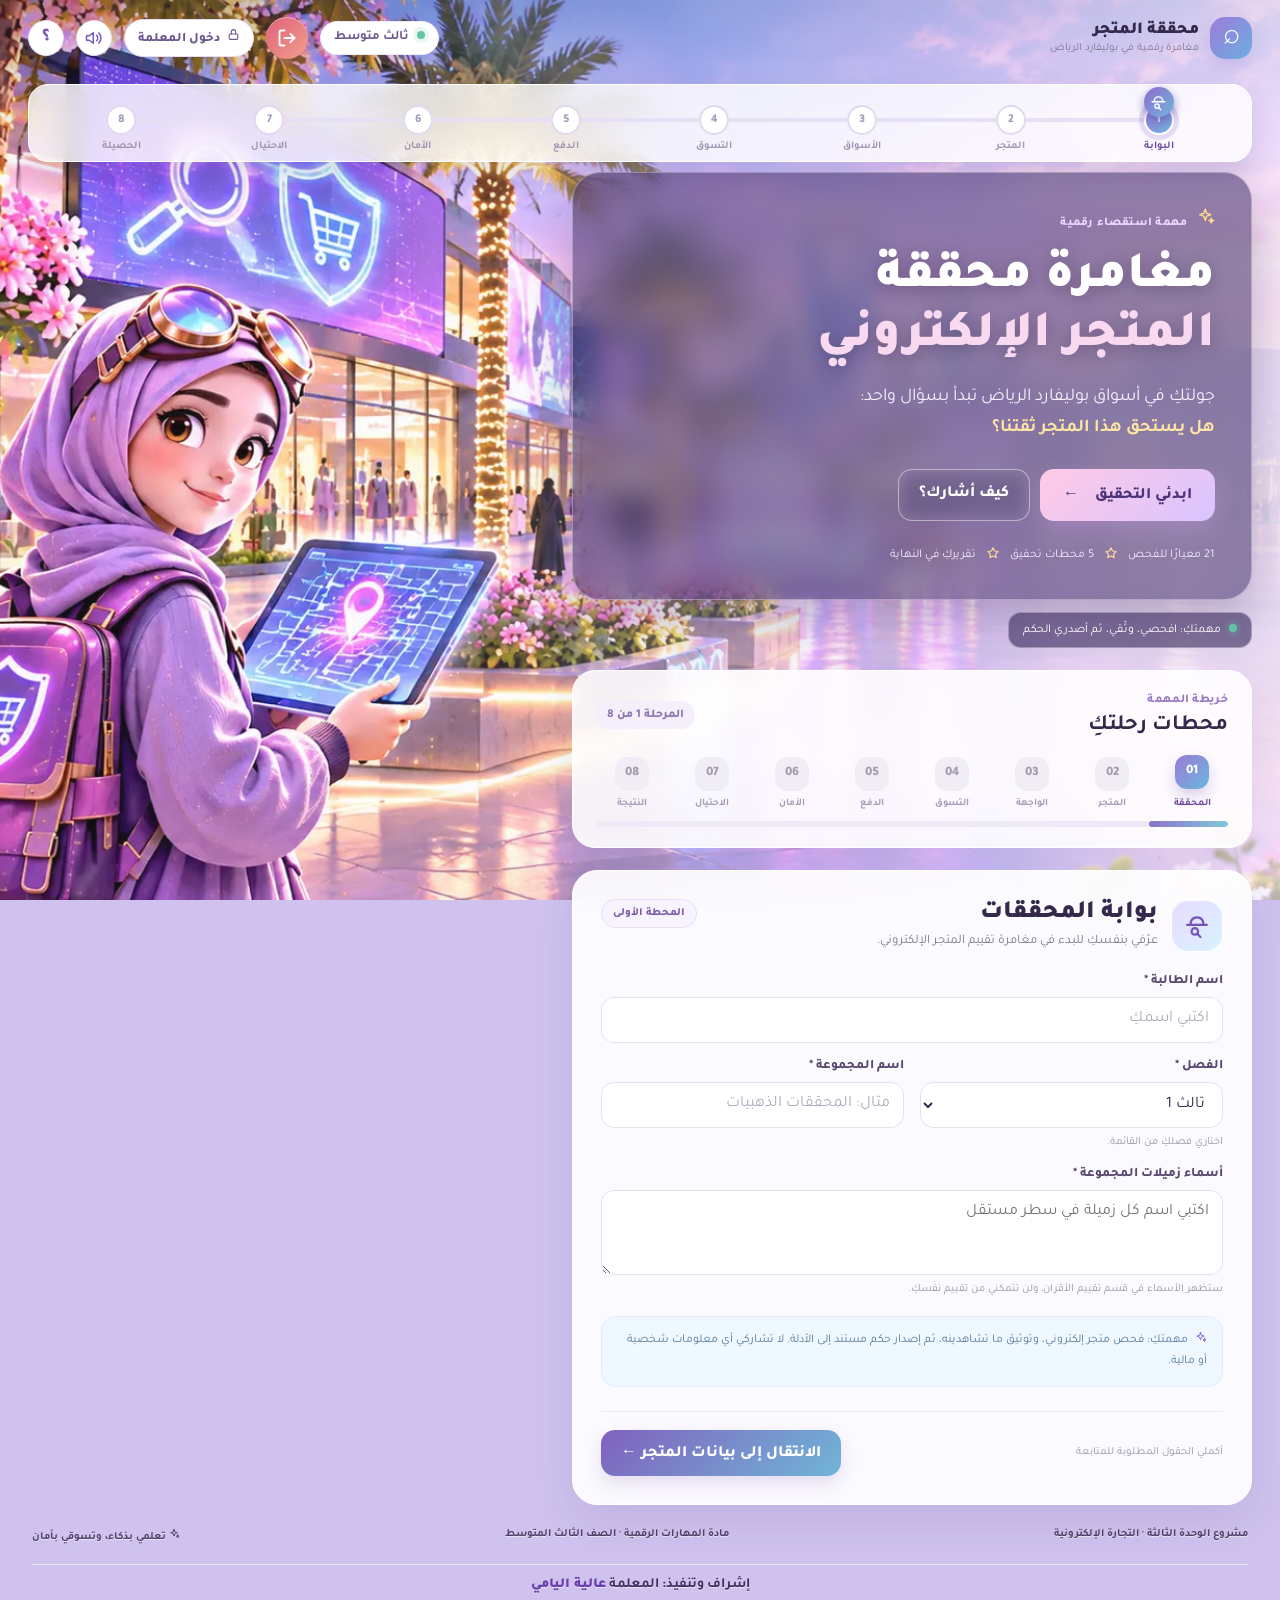
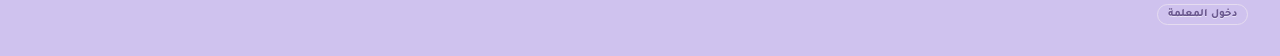
<file: index.html>
<!doctype html>
<html lang="ar" dir="rtl">
<head>
  <meta charset="utf-8">
  <meta name="viewport" content="width=device-width, initial-scale=1">
  <meta name="theme-color" content="#7453bd">
  <meta name="description" content="مغامرة محققة المتجر الإلكتروني - مشروع تفاعلي لمادة المهارات الرقمية للصف الثالث المتوسط">
  <title>مغامرة محققة المتجر الإلكتروني | بوليفارد الرياض</title>
  <link rel="preconnect" href="https://fonts.googleapis.com">
  <link rel="preconnect" href="https://fonts.gstatic.com" crossorigin>
  <link href="https://fonts.googleapis.com/css2?family=Tajawal:wght@400;500;600;700;800;900&display=swap" rel="stylesheet">
  <link rel="stylesheet" href="styles.css?v=20261101c">
</head>
<body>
  <!-- خلفية الجولة: طبقة بصرية مستقلة خلف الاستمارة، تتغير بحسب المرحلة الحالية فقط -->
  <div class="scene" id="scene" aria-hidden="true">
    <img class="scene-layer" id="sceneA" alt="" decoding="async">
    <img class="scene-layer" id="sceneB" alt="" decoding="async">
    <div class="scene-veil"></div>
    <div class="scene-sweep" id="sceneSweep"></div>
    <div class="scene-glow" id="sceneGlow"></div>
  </div>
  <div class="scene-caption" id="sceneCaption" role="status" aria-live="polite"></div>

  <div class="ambient ambient-one"></div><div class="ambient ambient-two"></div>
  <header class="site-header">
    <a class="brand" href="#top" aria-label="الصفحة الرئيسية">
      <span class="brand-mark">⌕</span>
      <span><b>محققة المتجر</b><small>مغامرة رقمية في بوليفارد الرياض</small></span>
    </a>
    <div class="header-actions">
      <span class="class-chip"><i></i> ثالث متوسط</span>
      <button class="exit-icon js-exit" id="exitBtnTop" type="button" title="خروج من لوحة الطالبة" aria-label="خروج من لوحة الطالبة"><svg viewBox="0 0 24 24" width="20" height="20" fill="none" stroke="currentColor" stroke-width="2.2" stroke-linecap="round" stroke-linejoin="round" aria-hidden="true"><path d="M9 21H5a2 2 0 0 1-2-2V5a2 2 0 0 1 2-2h4"/><path d="M16 17l5-5-5-5"/><path d="M21 12H9"/></svg></button>
      <a class="teacher-link" id="teacherLink" href="#" target="_blank" rel="noopener" title="لوحة إدارة النتائج (للمعلمة فقط)"><span class="ico-slot" data-ico="lock"></span> دخول المعلمة</a>
      <button class="icon-button sound-btn" id="soundBtn" type="button" aria-label="كتم الأصوات" title="كتم الأصوات"></button>
      <button class="icon-button" id="helpBtn" type="button" aria-label="تعليمات">؟</button>
    </div>
  </header>

  <nav class="tour-bar" aria-label="موقعك في جولة بوليفارد الرياض">
    <div class="tour-inner">
      <div class="tour-route" id="tourRoute">
        <span class="tour-line"><span class="tour-fill"></span></span>
        <span class="tour-pin" aria-hidden="true"><span class="ico-slot" data-ico="detective"></span></span>
        <ol class="tour-stops" id="tourStops"></ol>
      </div>
      <div class="tour-now" id="tourNow"></div>
    </div>
  </nav>

  <main id="top" class="page-shell">
    <section class="hero" id="hero">
      <div class="hero-shade"></div>
      <div class="hero-content">
        <span class="eyebrow"><span class="sparkle"><span class="ico-slot" data-ico="sparkles"></span></span> مهمة استقصاء رقمية</span>
        <h1>مغامرة محققة<br><em>المتجر الإلكتروني</em></h1>
        <p>جولتكِ في أسواق بوليفارد الرياض تبدأ بسؤال واحد:<br><strong>هل يستحق هذا المتجر ثقتنا؟</strong></p>
        <div class="hero-buttons">
          <button class="btn btn-primary btn-large" id="startBtn" type="button">ابدئي التحقيق <span>←</span></button>
          <button class="btn btn-glass" id="howBtn" type="button">كيف أشارك؟</button>
        </div>
        <div class="hero-mini-stats">
          <span>21 معيارًا للفحص</span><b><span class="ico-slot" data-ico="star"></span></b><span>5 محطات تحقيق</span><b><span class="ico-slot" data-ico="star"></span></b><span>تقريركِ في النهاية</span>
        </div>
      </div>
      <div class="hero-character-note"><span class="pulse-dot"></span> مهمتكِ: افحصي، وثّقي، ثم أصدري الحكم</div>
    </section>

    <section class="journey-strip" aria-label="مراحل الرحلة">
      <div class="journey-heading"><div><span class="section-kicker">خريطة المهمة</span><h2>محطات رحلتكِ</h2></div><span class="journey-count" id="stepCount">المرحلة 1 من 8</span></div>
      <div class="stepper" id="stepper" aria-label="تقدم الرحلة"></div>
      <div class="progress-track"><div class="progress-fill" id="progressFill"></div></div>
    </section>

    <section class="workspace" id="workspace">
      <div class="workspace-main" id="stageContent" aria-live="polite"></div>
      <aside class="side-panel">
        <div class="side-card mission-card">
          <div class="side-card-head"><span class="side-icon"><span class="ico-slot" data-ico="sparkles"></span></span><span>بطاقة المحققة</span></div>
          <div class="avatar-orbit"><div class="avatar"><span class="ico-slot" data-ico="detective"></span></div><span class="orbit-star star-a"><span class="ico-slot" data-ico="star"></span></span><span class="orbit-star star-b"><span class="ico-slot" data-ico="sparkles"></span></span></div>
          <h3 id="sideStudent">المحققة الجديدة</h3>
          <p id="sideClass">الفصل: لم يحدد بعد</p>
          <div class="mini-divider"></div>
          <div class="side-stat"><span>تقدم المهمة</span><b id="sideProgress">0%</b></div>
          <div class="mini-track"><span id="sideProgressFill"></span></div>
          <div class="side-stat"><span>المعايير المكتملة</span><b id="sideCriteria">0 / 21</b></div>
          <button class="exit-pill js-exit" id="exitBtnSide" type="button"><svg viewBox="0 0 24 24" width="20" height="20" fill="none" stroke="currentColor" stroke-width="2.2" stroke-linecap="round" stroke-linejoin="round" aria-hidden="true"><path d="M9 21H5a2 2 0 0 1-2-2V5a2 2 0 0 1 2-2h4"/><path d="M16 17l5-5-5-5"/><path d="M21 12H9"/></svg><span>خروج من لوحة الطالبة</span></button>
        </div>
        <div class="side-card score-card">
          <div class="side-card-head"><span class="side-icon gold"><span class="ico-slot" data-ico="star"></span></span><span>رصيد التحقيق</span></div>
          <div class="score-number"><strong id="sideScore">—</strong><small>نقطة</small></div>
          <p>تُحتسب النتيجة بعد تقييم معايير المتجر.</p>
        </div>
        <div class="side-tip"><span><span class="ico-slot" data-ico="bulb"></span></span><p><b>تلميح المحققة</b><br><span id="tipText">لا تحكمي على المتجر من شكله فقط؛ ابحثي عن دليل يدعم كل ملاحظة.</span></p></div>
      </aside>
    </section>

    <footer class="site-footer"><span>مشروع الوحدة الثالثة · التجارة الإلكترونية</span><span>مادة المهارات الرقمية · الصف الثالث المتوسط</span><span><span class="ico-slot" data-ico="sparkles"></span> تعلمي بذكاء، وتسوقي بأمان</span><span class="teacher-credit">إشراف وتنفيذ: المعلمة <b>عالية اليامي</b></span><a class="teacher-link teacher-link-foot" id="teacherLinkFoot" href="#" target="_blank" rel="noopener">دخول المعلمة</a></footer>
  </main>

  <div class="toast-region" id="toastRegion" aria-live="polite"></div>
  <dialog id="helpDialog" class="help-dialog">
    <button class="dialog-close" id="closeHelp" type="button" aria-label="إغلاق">×</button>
    <span class="section-kicker">دليل المشاركة</span><h2>كيف تنفذين المهمة؟</h2>
    <ol class="steps-list"><li>سجلي اسمكِ وفصلكِ ومجموعتكِ.</li><li>أنهي المستوى التدريبي، ثم أدخلي بيانات متجر إلكتروني ستفحصينه.</li><li>انتقلي بين محطات التقييم الخمس، واختاري درجة لكل معيار.</li><li>أضيفي ملاحظاتكِ عند الحاجة.</li><li>راجعي النتيجة وحددي توصيتكِ.</li><li>أرسلي المشاركة لحفظها في سجل المشروع.</li></ol>
    <h3 class="outcomes-title">نواتج التعلم: بنهاية المهمة ستكونين قادرة على أن:</h3>
    <ol class="outcomes-list"><li>تفحصي عنوان المتجر وتتحققي من استخدام HTTPS عند توفره.</li><li>تبحثي عن شهادات أو شعارات ثقة يمكن التحقق من مصدرها، وتكتبي الدليل.</li><li>تبحثي عن سياسة واضحة وتقرئي ما يتعلق بالمعلومات الشخصية.</li><li>تتحققي من وضوح معلومات البائع والتواصل والشروط، وتسجلي ما وجدتِه.</li><li>تفحصي السعر المبالغ في انخفاضه والعروض المريبة والروابط المشبوهة، وتسجلي إشارة التحذير.</li><li>تربطي قرار التوصية للمتجر بالأدلة السابقة.</li></ol>
    <p class="field-help">قبل المتجر الحقيقي ستتدربين على متجرين وهميين. وفي كل معيار زر «كيف أتحقق؟» يرشدكِ، والدليل مطلوب عند التقييم بـ 5 أو 0. في النهاية يظهر لكِ ملخص إتقانكِ.</p>
    <div class="safety-note">تنبيه: لا تدخلي بيانات شخصية أو بنكية في أي متجر، ولا تنفذي عملية شراء حقيقية. اكتفي بفحص الصفحات العامة.</div>
    <button class="btn btn-primary" id="closeHelpBottom" type="button">فهمت، لنبدأ</button>
  </dialog>
  <dialog id="trainDialog" class="help-dialog train-dialog" aria-label="المستوى التدريبي"></dialog>
  <dialog id="exitDialog" class="help-dialog exit-dialog">
    <span class="section-kicker">الخروج من لوحة الطالبة</span><h2>هل تريدين الخروج؟</h2>
    <p id="exitMsg" class="exit-msg"></p>
    <div class="exit-actions"><button class="btn btn-secondary" id="exitStay" type="button">البقاء في المهمة</button><button class="btn btn-exit" id="exitConfirm" type="button">نعم، خروج</button></div>
  </dialog>
  <script src="extras.js?v=20261101c"></script>
  <script src="app.js?v=20261101c"></script>
</body>
</html>
</file>
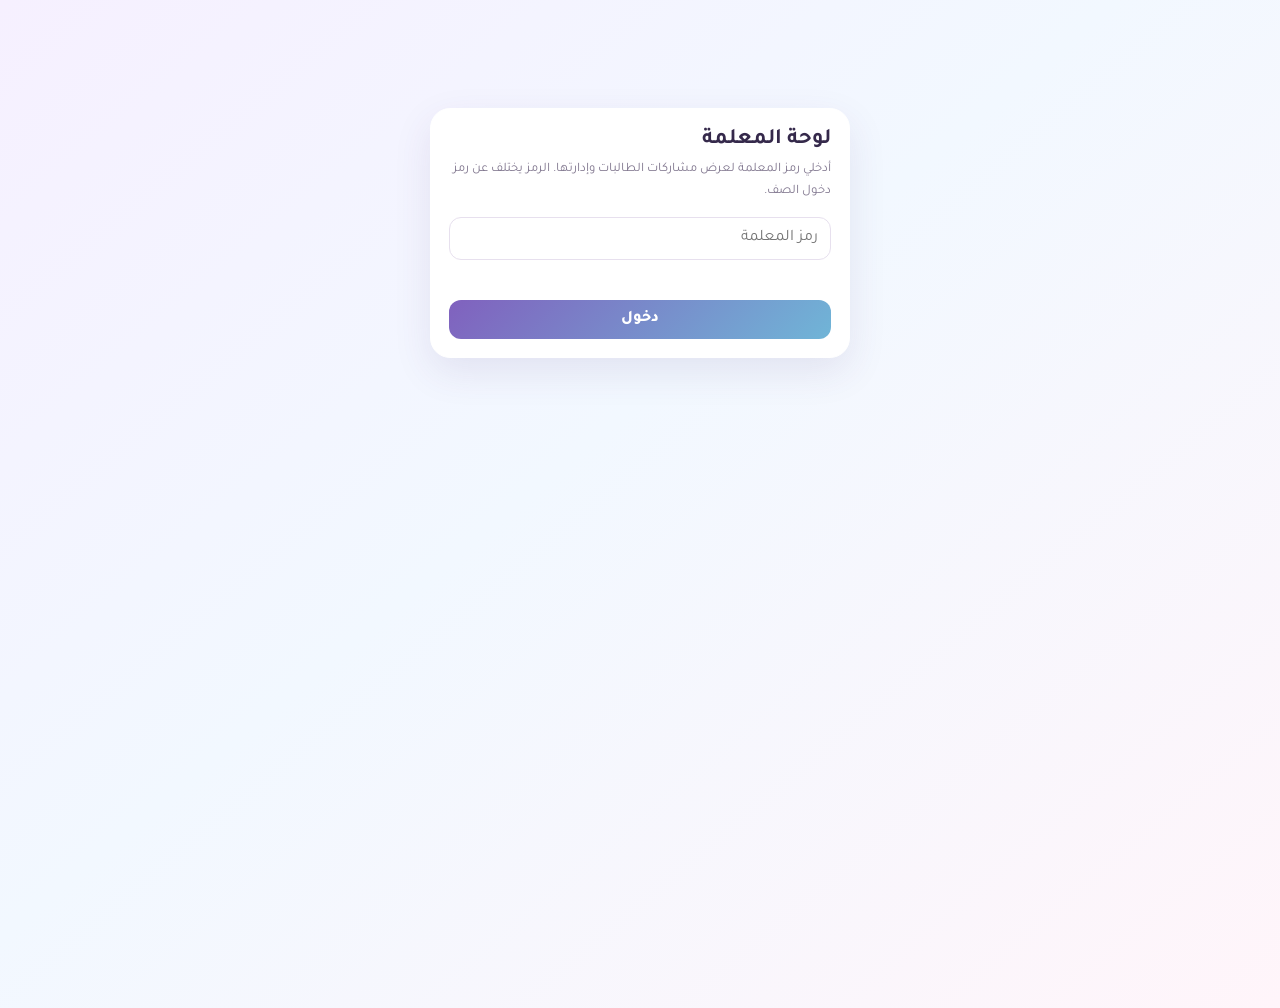
<file: teacher.html>
<!doctype html><html lang="ar" dir="rtl"><head><meta charset="utf-8"><meta name="robots" content="noindex,nofollow">
<link href="https://fonts.googleapis.com/css2?family=Tajawal:wght@400;500;700;800&display=swap" rel="stylesheet">
<style>
:root{--ink:#35294b;--muted:#81778f;--purple:#7958bd;--line:#eee8f5;--good:#2f9a74;--warn:#b98524;--bad:#b3505d}
*{box-sizing:border-box}body{margin:0;font-family:Tajawal,Tahoma,Arial,sans-serif;color:var(--ink);background:linear-gradient(140deg,#f6f0ff,#f2f8ff 45%,#fff5fa);min-height:100vh}
button,input,select{font:inherit}.wrap{max-width:1250px;margin:auto;padding:18px}
.card{background:#fff;border:1px solid #fff;border-radius:20px;box-shadow:0 14px 38px rgba(75,49,113,.10);padding:18px}
#login{max-width:420px;margin:12vh auto}#login h1{font-size:22px;margin:0 0 6px}#login p{color:var(--muted);font-size:13px;line-height:1.7;margin:0 0 14px}
input,select{width:100%;border:1px solid #e7e0ee;border-radius:12px;padding:11px 12px;background:#fff;color:var(--ink);outline:none}input:focus,select:focus{border-color:#a78cda;box-shadow:0 0 0 3px #a78cda25}
.btn{border:0;border-radius:12px;padding:10px 16px;font-weight:800;cursor:pointer;background:linear-gradient(135deg,#8061be,#70b5d7);color:#fff}.btn.sec{background:#f4f0f8;color:#755a9c;border:1px solid #ebe3f3}.btn.del{background:#fff0f1;color:var(--bad);border:1px solid #f0c9ce}.btn:disabled{opacity:.5;cursor:not-allowed}
.top{display:flex;justify-content:space-between;align-items:center;gap:10px;flex-wrap:wrap;margin-bottom:14px}.top h1{font-size:22px;margin:0}.top small{color:var(--muted)}.actions{display:flex;gap:8px;flex-wrap:wrap}
.stats{display:grid;grid-template-columns:repeat(4,1fr);gap:12px;margin-bottom:14px}.stat{background:#fff;border-radius:16px;padding:14px;box-shadow:0 8px 22px rgba(75,49,113,.08)}.stat b{display:block;font-size:28px;color:var(--purple)}.stat span{font-size:12px;color:var(--muted)}
.classes{display:grid;gap:8px;margin-bottom:14px}.crow{display:grid;grid-template-columns:90px 1fr 110px;gap:10px;align-items:center;font-size:12px}.bar{height:9px;background:#f0ecf4;border-radius:20px;overflow:hidden}.bar i{display:block;height:100%;background:linear-gradient(90deg,#8e72c8,#79bdd9)}
.filters{display:grid;grid-template-columns:200px 1fr 200px;gap:10px;margin-bottom:12px}
.tbl{overflow:auto;border-radius:14px;border:1px solid var(--line)}table{width:100%;border-collapse:collapse;font-size:13px;min-width:900px}th,td{padding:10px;border-bottom:1px solid var(--line);text-align:right;vertical-align:top}th{background:#f8f4ff;color:#6a5888;position:sticky;top:0;cursor:pointer;white-space:nowrap}tr:hover td{background:#fcfaff}
.pill{display:inline-block;padding:3px 9px;border-radius:20px;font-size:11px;font-weight:800}.pill.good{background:#e8f8ef;color:var(--good)}.pill.warn{background:#fff5df;color:var(--warn)}.pill.bad{background:#fff0f0;color:var(--bad)}
.empty{padding:30px;text-align:center;color:var(--muted)}.err{color:var(--bad);font-size:13px;margin-top:10px;min-height:18px}
.modal{position:fixed;inset:0;background:#27183b88;display:none;align-items:flex-start;justify-content:center;padding:24px;overflow:auto;z-index:10}.modal.on{display:flex}.sheet{background:#fff;border-radius:20px;max-width:900px;width:100%;padding:22px}
.sheet h2{margin:0 0 4px}.sheet h3{margin:18px 0 8px;font-size:15px;color:#6a5888}.kv{display:grid;grid-template-columns:repeat(3,1fr);gap:8px;font-size:12px;color:var(--muted)}.kv b{color:var(--ink)}
.crit{display:grid;grid-template-columns:1fr 70px;gap:8px;padding:7px 0;border-top:1px dashed var(--line);font-size:12px}.crit small{display:block;color:var(--muted);margin-top:2px}
@media(max-width:760px){.stats{grid-template-columns:1fr 1fr}.filters{grid-template-columns:1fr}.kv{grid-template-columns:1fr}.crow{grid-template-columns:70px 1fr 90px}}
</style></head><body>
<div id="login" class="card"><h1>لوحة المعلمة</h1><p>أدخلي رمز المعلمة لعرض مشاركات الطالبات وإدارتها. الرمز يختلف عن رمز دخول الصف.</p>
<input id="code" type="password" autocomplete="off" placeholder="رمز المعلمة"><div class="err" id="loginErr"></div>
<div style="margin-top:12px"><button class="btn" id="loginBtn" style="width:100%">دخول</button></div></div>
<div id="app" class="wrap" hidden>
<div class="top"><div><h1>لوحة المعلمة · مغامرة محققة المتجر</h1><small id="updated"></small></div>
<div class="actions"><button class="btn sec" id="refreshBtn">تحديث</button><button class="btn sec" id="csvBtn">تصدير CSV</button><button class="btn sec" id="sheetBtn">فتح Google Sheets</button><button class="btn del" id="logoutBtn">خروج</button></div></div>
<div class="stats"><div class="stat"><b id="sCount">0</b><span>عدد المشاركات</span></div><div class="stat"><b id="sAvg">—</b><span>متوسط نسبة المتاجر</span></div><div class="stat"><b id="sPts">—</b><span>متوسط نقاط الإنجاز / 100</span></div><div class="stat"><b id="sGroups">0</b><span>عدد المجموعات</span></div></div>
<div class="card" style="margin-bottom:14px"><b>المشاركات حسب الفصل</b><div class="classes" id="classes" style="margin-top:12px"></div></div>
<div class="card"><div class="filters"><select id="fClass"><option value="">كل الفصول</option></select><input id="fSearch" placeholder="بحث باسم الطالبة أو المجموعة أو المتجر"><select id="fSort"><option value="new">الأحدث أولًا</option><option value="old">الأقدم أولًا</option><option value="pct">الأعلى نسبة</option><option value="pts">الأعلى نقاط إنجاز</option><option value="name">الاسم</option></select></div>
<div class="tbl"><table><thead><tr><th>#</th><th>الطالبة</th><th>الفصل</th><th>المجموعة</th><th>المتجر</th><th>الدرجة</th><th>النسبة</th><th>نقاط الإنجاز</th><th>التوصية</th><th>التاريخ</th><th></th></tr></thead><tbody id="rows"></tbody></table></div><div id="empty" class="empty" hidden>لا توجد مشاركات مطابقة.</div></div>
</div>
<div class="modal" id="modal"><div class="sheet"><div id="detail"></div><div style="margin-top:16px;text-align:left"><button class="btn sec" id="closeBtn">إغلاق</button></div></div></div>
<script>
/* لوحة المعلمة تعمل من GitHub Pages وتتصل بخدمة Apps Script عبر طلبات POST دون حساب Google (تتجنب مشكلة تعدد الحسابات) */
(function(){var GAS="https://script.google.com/macros/s/AKfycbwIwsWkMcgy6PfxOBsuv0owT0wiDnysHWCXbS7FY8prXIKwOU_jrvcGjTwpCAGRy9F6Sg/exec";
function call(fn,args,ok,fail){var b=new URLSearchParams();b.set("action",fn);b.set("code",String(args[0]||""));if(args[1])b.set("id",String(args[1]));
fetch(GAS,{method:"POST",body:b,credentials:"omit",redirect:"follow"}).then(function(r){return r.json()}).then(function(j){if(j&&j.ok){if(ok)ok(j.data!==undefined?j.data:j.result)}else if(fail){fail({message:(j&&j.error)||"تعذر تنفيذ الطلب."})}}).catch(function(){if(fail)fail({message:"تعذر الاتصال بالخادم. تأكدي من الإنترنت ثم أعيدي المحاولة."})})}
function chain(ok,fail){var o={withSuccessHandler:function(f){return chain(f,fail)},withFailureHandler:function(f){return chain(ok,f)}};["teacherData","teacherDelete"].forEach(function(n){o[n]=function(){call(n,arguments,ok,fail)}});return o}
window.google={script:{run:chain()}}})();
</script>
<script>
var CODE="",DATA=null;
function $(id){return document.getElementById(id)}
function esc(s){return String(s==null?"":s).replace(/[&<>"']/g,function(c){return{"&":"&amp;","<":"&lt;",">":"&gt;","\"":"&quot;","'":"&#39;"}[c]})}
function fmt(d){try{return new Date(d).toLocaleString("ar-SA",{dateStyle:"medium",timeStyle:"short"})}catch(e){return d}}
function cls(p){return p>=75?"good":p>=60?"warn":"bad"}
function fail(e){var m=(e&&e.message)||String(e);m=m.replace(/^Error:\s*/,"");$("loginErr").textContent=m;$("loginBtn").disabled=false;$("refreshBtn").disabled=false;if(!$("app").hidden)alert(m)}
function load(){$("loginBtn").disabled=true;$("refreshBtn").disabled=true;google.script.run.withSuccessHandler(function(d){DATA=d;$("login").hidden=true;$("app").hidden=false;$("loginBtn").disabled=false;$("refreshBtn").disabled=false;$("updated").textContent="آخر تحديث: "+new Date().toLocaleTimeString("ar-SA");fillClasses();render()}).withFailureHandler(fail).teacherData(CODE)}
$("loginBtn").onclick=function(){CODE=$("code").value.trim();$("loginErr").textContent="";if(!CODE){$("loginErr").textContent="اكتبي الرمز.";return}load()};
$("code").onkeydown=function(e){if(e.key==="Enter")$("loginBtn").click()};
$("refreshBtn").onclick=load;
$("logoutBtn").onclick=function(){CODE="";DATA=null;$("app").hidden=true;$("login").hidden=false;$("code").value=""};
$("sheetBtn").onclick=function(){if(DATA)window.open(DATA.sheetUrl,"_blank")};
$("fClass").onchange=$("fSearch").oninput=$("fSort").onchange=render;
$("closeBtn").onclick=function(){$("modal").classList.remove("on")};
function fillClasses(){var cur=$("fClass").value;var set={};DATA.summary.forEach(function(r){set[r[3]]=1});var h="<option value=\"\">كل الفصول</option>";Object.keys(set).sort().forEach(function(c){h+="<option>"+esc(c)+"</option>"});$("fClass").innerHTML=h;$("fClass").value=cur}
function filtered(){var c=$("fClass").value,q=$("fSearch").value.trim().toLowerCase(),s=$("fSort").value;var rows=DATA.summary.filter(function(r){if(c&&r[3]!==c)return false;if(q&&(r[2]+" "+r[4]+" "+r[5]).toLowerCase().indexOf(q)<0)return false;return true});
 var pts=function(r){var a=DATA.ach[r[0]];return a?Number(a[4]):0};
 rows.sort(function(a,b){if(s==="old")return new Date(a[1])-new Date(b[1]);if(s==="pct")return b[8]-a[8];if(s==="pts")return pts(b)-pts(a);if(s==="name")return String(a[2]).localeCompare(String(b[2]),"ar");return new Date(b[1])-new Date(a[1])});return rows}
function render(){var all=DATA.summary,rows=filtered();
 $("sCount").textContent=all.length;var avg=all.length?Math.round(all.reduce(function(s,r){return s+Number(r[8])},0)/all.length):null;$("sAvg").textContent=avg==null?"—":avg+"%";
 var tp=0,tn=0;all.forEach(function(r){var a=DATA.ach[r[0]];if(a){tp+=Number(a[4]);tn++}});$("sPts").textContent=tn?Math.round(tp/tn):"—";
 var g={};all.forEach(function(r){g[r[3]+"|"+r[4]]=1});$("sGroups").textContent=Object.keys(g).length;
 var byC={};all.forEach(function(r){var o=byC[r[3]]=byC[r[3]]||{n:0,s:0};o.n++;o.s+=Number(r[8])});var ch="";Object.keys(byC).sort().forEach(function(k){var o=byC[k],a=Math.round(o.s/o.n);ch+="<div class=\"crow\"><span>"+esc(k)+"</span><div class=\"bar\"><i style=\"width:"+a+"%\"></i></div><span>"+o.n+" مشاركة · "+a+"%</span></div>"});$("classes").innerHTML=ch||"<span class=\"empty\">لا توجد بيانات بعد.</span>";
 var h="";rows.forEach(function(r,i){var a=DATA.ach[r[0]],p=Number(r[8]);h+="<tr><td>"+(i+1)+"</td><td><b>"+esc(r[2])+"</b></td><td>"+esc(r[3])+"</td><td>"+esc(r[4])+"</td><td>"+esc(r[5])+"</td><td>"+esc(r[6])+" / "+esc(r[7])+"</td><td><span class=\"pill "+cls(p)+"\">"+p+"%</span></td><td>"+(a?esc(a[4]):"—")+"</td><td style=\"max-width:240px;font-size:12px\">"+esc(r[10])+"</td><td style=\"white-space:nowrap;font-size:12px\">"+esc(fmt(r[1]))+"</td><td style=\"white-space:nowrap\"><button class=\"btn sec\" data-v=\""+esc(r[0])+"\">تفاصيل</button> <button class=\"btn del\" data-d=\""+esc(r[0])+"\">حذف</button></td></tr>"});
 $("rows").innerHTML=h;$("empty").hidden=rows.length>0;
 Array.prototype.forEach.call(document.querySelectorAll("[data-v]"),function(b){b.onclick=function(){detail(b.getAttribute("data-v"))}});
 Array.prototype.forEach.call(document.querySelectorAll("[data-d]"),function(b){b.onclick=function(){del(b.getAttribute("data-d"))}})}
function sc(v){return v==="NA"?"<span class=\"pill warn\">غير متاح</span>":v==5?"<span class=\"pill good\">5</span>":v==3?"<span class=\"pill warn\">3</span>":"<span class=\"pill bad\">0</span>"}
function detail(id){var r=DATA.summary.filter(function(x){return x[0]===id})[0];if(!r)return;var a=DATA.ach[id],cr=DATA.criteria[id]||[],pe=DATA.peers[id]||[];
 var h="<h2>"+esc(r[2])+"</h2><div class=\"kv\"><span>الفصل: <b>"+esc(r[3])+"</b></span><span>المجموعة: <b>"+esc(r[4])+"</b></span><span>المتجر: <b>"+esc(r[5])+"</b></span><span>الدرجة: <b>"+esc(r[6])+" / "+esc(r[7])+" ("+esc(r[8])+"%)</b></span><span>معايير غير متاحة: <b>"+esc(r[9])+"</b></span><span>التاريخ: <b>"+esc(fmt(r[1]))+"</b></span></div><p style=\"font-size:13px\"><b>التوصية:</b> "+esc(r[10])+"</p>";
 h+="<h3>المعايير</h3>";var ax="";cr.forEach(function(c){if(c[0]!==ax){ax=c[0];h+="<div style=\"margin-top:12px;font-weight:800;font-size:13px\">"+esc(ax)+"</div>"}h+="<div class=\"crit\"><div>"+esc(c[2])+(c[4]?"<small>الدليل: "+esc(c[4])+"</small>":"")+"</div><div>"+sc(c[3])+"</div></div>"});
 h+="<h3>تقييم الأقران (من "+esc(r[2])+")</h3>";if(!pe.length)h+="<p class=\"empty\">لا يوجد.</p>";pe.forEach(function(p){h+="<div class=\"crit\" style=\"grid-template-columns:1fr\"><div><b>"+esc(p[0])+"</b> — المشاركة "+p[1]+" · الدور "+p[2]+" · التعاون "+p[3]+" · الأفكار "+p[4]+" · الاحترام "+p[5]+" · المتوسط <b>"+p[6]+"</b>"+(p[7]?"<small>إيجابي: "+esc(p[7])+"</small>":"")+(p[8]?"<small>اقتراح: "+esc(p[8])+"</small>":"")+"</div></div>"});
 if(a)h+="<h3>الإنجاز</h3><p style=\"font-size:13px\">بيانات المهمة "+a[0]+"/10 · المحاور "+a[1]+"/75 · الأدلة "+a[2]+"/10 · الأقران "+a[3]+"/5 · <b>الإجمالي "+a[4]+"/100</b>"+(a[5]?"<br>الشارات: "+esc(a[5]):"")+"</p>";
 $("detail").innerHTML=h;$("modal").classList.add("on")}
function del(id){var r=DATA.summary.filter(function(x){return x[0]===id})[0];if(!r)return;if(!confirm("حذف مشاركة "+r[2]+" نهائيًا من كل أوراق Google Sheets؟ لا يمكن التراجع."))return;google.script.run.withSuccessHandler(function(){load()}).withFailureHandler(fail).teacherDelete(CODE,id)}
$("csvBtn").onclick=function(){var rows=filtered();var head=["الطالبة","الفصل","المجموعة","المتجر","الدرجة","من","النسبة %","نقاط الإنجاز","التوصية","التاريخ"];var out=[head];rows.forEach(function(r){var a=DATA.ach[r[0]];out.push([r[2],r[3],r[4],r[5],r[6],r[7],r[8],a?a[4]:"",r[10],r[1]])});
 var csv="\uFEFF"+out.map(function(l){return l.map(function(v){return "\""+String(v==null?"":v).replace(/"/g,"\"\"")+"\""}).join(",")}).join("\r\n");
 var blob=new Blob([csv],{type:"text/csv;charset=utf-8"});var a=document.createElement("a");a.href=URL.createObjectURL(blob);a.download="student-detective-results.csv";document.body.appendChild(a);a.click();a.remove()};
</script></body></html>
</file>
<file: styles.css>
:root{--ink:#35294b;--muted:#81778f;--purple:#7958bd;--purple-deep:#54388f;--pink:#e8a4cb;--blue:#79b9e8;--cyan:#7ccfcf;--gold:#e6bd69;--line:#eee8f5;--surface:#fff;--shadow:0 16px 42px rgba(75,49,113,.10);--radius:22px}
*{box-sizing:border-box}html{scroll-behavior:smooth}body{margin:0;background:linear-gradient(140deg,#f6f0ff 0%,#f2f8ff 42%,#fff5fa 100%);color:var(--ink);font-family:'Tajawal',Tahoma,Arial,sans-serif;min-height:100vh;overflow-x:hidden}button,input,select,textarea{font:inherit}button{cursor:pointer}.ambient{position:fixed;border-radius:50%;filter:blur(70px);opacity:.33;pointer-events:none;z-index:-1}.ambient-one{width:280px;height:280px;background:#d8c0fb;top:10%;right:-120px}.ambient-two{width:300px;height:300px;background:#bde9f6;bottom:4%;left:-130px}.site-header{height:76px;max-width:1440px;margin:auto;padding:0 28px;display:flex;align-items:center;justify-content:space-between}.brand{display:flex;gap:11px;align-items:center;text-decoration:none;color:var(--ink)}.brand-mark{width:42px;height:42px;border-radius:15px;background:linear-gradient(135deg,#9c7bdb,#6daee0);display:grid;place-items:center;color:white;font-size:29px;box-shadow:0 8px 18px #987bc544}.brand b{display:block;font-size:17px;font-weight:900}.brand small{display:block;color:var(--muted);font-size:11px;margin-top:1px}.header-actions{display:flex;align-items:center;gap:12px}.class-chip{background:#fff;border:1px solid var(--line);padding:8px 13px;border-radius:30px;font-weight:700;font-size:13px;color:#6b5990}.class-chip i,.pulse-dot{display:inline-block;width:8px;height:8px;border-radius:50%;background:#60c6a7;margin-left:5px;box-shadow:0 0 0 4px #60c6a722}.icon-button{width:36px;height:36px;border:1px solid #e5dcef;border-radius:50%;background:#fff;color:var(--purple);font-weight:900;font-size:17px}.page-shell{max-width:1440px;margin:auto;padding:0 28px 28px}.hero{position:relative;min-height:440px;border-radius:30px;overflow:hidden;background:#63508a url('boulevard-hero.webp') center 48%/cover no-repeat;box-shadow:0 22px 55px rgba(57,44,97,.19);isolation:isolate}.hero-shade{position:absolute;inset:0;background:linear-gradient(270deg,rgba(38,30,64,.77) 0%,rgba(57,43,88,.55) 36%,rgba(49,43,78,.05) 78%);z-index:-1}.hero-content{max-width:570px;padding:55px 58px;color:#fff}.eyebrow,.section-kicker{font-size:12px;letter-spacing:.3px;color:#ebd7ff;font-weight:800}.sparkle{color:#ffd98e;font-size:18px;margin-left:6px}.hero h1{font-size:clamp(34px,4vw,56px);line-height:1.16;margin:16px 0 14px;font-weight:900;text-shadow:0 3px 18px #25163b55}.hero h1 em{font-style:normal;color:#f9d9f0}.hero-content p{font-size:18px;line-height:1.75;color:#f7f0ff;margin:0 0 24px}.hero-content p strong{color:#ffe5a4}.hero-buttons{display:flex;gap:10px;flex-wrap:wrap}.btn{border:0;border-radius:14px;padding:12px 20px;font-weight:800;transition:.2s transform,.2s box-shadow,.2s filter}.btn:hover{transform:translateY(-2px);filter:brightness(1.03)}.btn:disabled{opacity:.45;cursor:not-allowed;transform:none;box-shadow:none}.btn-primary{background:linear-gradient(135deg,#ffcae6,#d9c4ff);color:#4d347a;box-shadow:0 9px 22px #d0a2e955}.btn-primary:hover{box-shadow:0 12px 26px #d0a2e977}.btn-large{padding:15px 23px;font-size:16px}.btn-large span{margin-right:12px}.btn-glass{background:#ffffff22;border:1px solid #ffffff73;color:#fff;backdrop-filter:blur(10px)}.hero-mini-stats{display:flex;align-items:center;gap:10px;flex-wrap:wrap;margin-top:25px;color:#f6eaff;font-size:12px}.hero-mini-stats b{color:#ffdb98}.hero-character-note{position:absolute;bottom:22px;left:24px;padding:10px 14px;background:#38275c99;border:1px solid #ffffff50;border-radius:13px;color:#fff;font-size:12px;backdrop-filter:blur(8px)}.journey-strip{background:#ffffffd9;border:1px solid #fff;border-radius:23px;margin:22px 0;padding:20px 23px;box-shadow:var(--shadow);backdrop-filter:blur(12px)}.journey-heading{display:flex;align-items:center;justify-content:space-between}.journey-heading h2{font-size:22px;margin:3px 0 0}.journey-heading .section-kicker{color:#997ac5}.journey-count{font-size:12px;font-weight:800;color:#8c77ae;background:#f4effb;padding:7px 11px;border-radius:30px}.stepper{display:grid;grid-template-columns:repeat(8,1fr);gap:8px;margin:18px 0 11px}.step-node{display:flex;flex-direction:column;align-items:center;gap:7px;min-width:0;background:none;border:0;color:#a69bb3;padding:0}.step-node .node-circle{width:34px;height:34px;border-radius:12px;background:#f0edf5;display:grid;place-items:center;font-weight:900;font-size:13px;transition:.2s}.step-node small{font-size:10px;white-space:nowrap;overflow:hidden;text-overflow:ellipsis;max-width:100%;font-weight:700}.step-node.active{color:#67469c}.step-node.active .node-circle{background:linear-gradient(135deg,#9c7bd7,#69b7dd);color:white;box-shadow:0 7px 15px #9575c655;transform:translateY(-2px)}.step-node.done{color:#4caa90}.step-node.done .node-circle{background:#ddf5ed;color:#39977d}.progress-track,.mini-track{height:6px;background:#eee9f4;border-radius:20px;overflow:hidden}.progress-fill{height:100%;width:12.5%;background:linear-gradient(90deg,#8d73cc,#80c8d9);border-radius:20px;transition:width .35s}.workspace{display:grid;grid-template-columns:minmax(0,1fr) 270px;gap:20px;align-items:start}.workspace-main{min-width:0}.stage-card{background:#ffffffed;border:1px solid #fff;border-radius:25px;padding:28px;box-shadow:var(--shadow);min-height:460px;animation:rise .35s ease both}.stage-head{display:flex;align-items:flex-start;justify-content:space-between;gap:15px;margin-bottom:21px}.stage-title-wrap{display:flex;gap:13px;align-items:center}.stage-icon{width:52px;height:52px;border-radius:17px;background:linear-gradient(135deg,#e8dcff,#d8f2ff);display:grid;place-items:center;font-size:24px;box-shadow:inset 0 0 0 1px #fff}.stage-head h2{font-size:25px;margin:0 0 3px;font-weight:900}.stage-head p{color:var(--muted);font-size:13px;margin:0;line-height:1.6}.stage-pill{border:1px solid #e8ddf6;background:#f8f4ff;color:#795ca9;border-radius:30px;padding:7px 11px;font-size:11px;font-weight:800;white-space:nowrap}.form-grid{display:grid;grid-template-columns:repeat(2,minmax(0,1fr));gap:16px}.field{display:flex;flex-direction:column;gap:7px}.field.full{grid-column:1/-1}.field label{font-weight:800;font-size:13px;color:#59496f}.field input,.field select,.field textarea,.note-input{width:100%;border:1px solid #e7e0ee;background:#fff;border-radius:13px;padding:12px 13px;color:var(--ink);outline:none;transition:border-color .2s,box-shadow .2s;min-height:46px}.field input:focus,.field select:focus,.field textarea:focus,.note-input:focus{border-color:#a78cda;box-shadow:0 0 0 3px #a78cda25}.field input::placeholder,.note-input::placeholder{color:#b2aabd}.field textarea{min-height:85px;resize:vertical}.field-help{font-size:11px;color:#9b91a7;line-height:1.5}.soft-notice{background:#f0f8ff;border:1px solid #dfedfa;color:#557a9c;border-radius:15px;padding:13px 15px;font-size:12px;line-height:1.8;margin-top:17px}.stage-actions{display:flex;align-items:center;justify-content:space-between;gap:10px;margin-top:24px;padding-top:18px;border-top:1px solid var(--line)}.btn-secondary{background:#f4f0f8;color:#755a9c;border:1px solid #ebe3f3}.btn-next{background:linear-gradient(135deg,#8061be,#70b5d7);color:white;box-shadow:0 8px 18px #8263ba33}.side-panel{display:flex;flex-direction:column;gap:14px;position:sticky;top:16px}.side-card{background:#ffffffeb;border:1px solid #fff;border-radius:21px;padding:18px;box-shadow:var(--shadow)}.side-card-head{display:flex;align-items:center;gap:8px;font-size:13px;font-weight:900;color:#6a5888}.side-icon{width:28px;height:28px;border-radius:10px;background:#eee6ff;color:#8567bf;display:grid;place-items:center}.side-icon.gold{background:#fff2d9;color:#c18c32}.avatar-orbit{width:90px;height:90px;border-radius:50%;background:radial-gradient(circle,#f8f0ff,#e3f5ff);margin:15px auto 8px;display:grid;place-items:center;position:relative;border:1px solid #eee4f9}.avatar{font-size:42px}.orbit-star{position:absolute;color:#ba8ce3}.star-a{top:4px;right:7px}.star-b{bottom:5px;left:8px}.mission-card h3{text-align:center;font-size:17px;margin:5px 0}.mission-card>p{text-align:center;color:var(--muted);font-size:11px;margin:0}.mini-divider{height:1px;background:var(--line);margin:15px 0}.side-stat{display:flex;justify-content:space-between;align-items:center;font-size:11px;color:var(--muted);margin:10px 0}.side-stat b{color:#6b5596;font-size:12px}.mini-track span{display:block;width:0;height:100%;background:linear-gradient(90deg,#80c9b4,#7db7e6);border-radius:20px;transition:width .3s}.score-number{display:flex;align-items:baseline;gap:7px;margin:16px 0 2px}.score-number strong{font-size:35px;color:#8765c2}.score-number small{font-size:12px;color:var(--muted)}.score-card p{font-size:11px;color:var(--muted);margin:0}.side-tip{display:flex;gap:10px;background:#fff8e9;border:1px solid #f6e8c8;border-radius:17px;padding:13px;color:#886c3d;font-size:12px;line-height:1.6}.side-tip>span{font-size:20px}.side-tip p{margin:0}.site-footer{display:flex;justify-content:space-between;gap:10px;flex-wrap:wrap;color:#9c91aa;font-size:11px;padding:23px 4px 3px}.axis-banner{border-radius:18px;overflow:hidden;position:relative;min-height:120px;padding:20px;color:#fff;background:linear-gradient(120deg,#634d9d,#7bb9dd);margin-bottom:18px;isolation:isolate}.axis-banner:after{content:'✦';position:absolute;font-size:125px;left:20px;top:-30px;color:#ffffff22;z-index:-1}.axis-banner small{font-size:11px;opacity:.85}.axis-banner h3{font-size:21px;margin:5px 0 2px}.axis-banner p{font-size:12px;margin:0;opacity:.9}.criteria-list{display:flex;flex-direction:column;gap:13px}.criterion-card{border:1px solid #ece6f2;border-radius:17px;padding:16px;background:linear-gradient(135deg,#fff,#fcfaff);transition:.2s}.criterion-card.selected{border-color:#c4addf;box-shadow:0 7px 20px #a68acb19}.criterion-top{display:flex;gap:10px;align-items:flex-start}.criterion-number{width:29px;height:29px;flex:0 0 29px;border-radius:10px;background:#f0eaff;color:#8062b6;display:grid;place-items:center;font-size:12px;font-weight:900}.criterion-text{font-weight:800;font-size:14px;line-height:1.7;padding-top:3px}.score-options{display:grid;grid-template-columns:repeat(4,minmax(0,1fr));gap:8px;margin-top:14px}.score-option{position:relative}.score-option input{position:absolute;opacity:0;pointer-events:none}.score-option label{display:flex;flex-direction:column;align-items:center;justify-content:center;gap:4px;padding:10px 5px;border:1px solid #eae5ef;border-radius:12px;background:#fff;cursor:pointer;min-height:60px;text-align:center;transition:.18s}.score-option label b{font-size:18px;color:#67548c}.score-option label small{font-size:10px;color:#978da3}.score-option input:checked+label{border-color:#9675c9;background:#f4edff;box-shadow:0 0 0 2px #9675c926}.score-option.good input:checked+label{background:#ebfaf3;border-color:#6ac09b}.score-option.partial input:checked+label{background:#fff8e9;border-color:#e4bf6e}.score-option.zero input:checked+label{background:#fff0f1;border-color:#e7a0a8}.note-wrap{margin-top:10px}.note-input{min-height:39px;padding:9px 11px;font-size:12px}.axis-bottom{display:flex;justify-content:space-between;gap:10px;align-items:center;margin-top:15px;color:var(--muted);font-size:11px}.axis-score{background:#f3eff9;padding:7px 10px;border-radius:10px;color:#705795;font-weight:800}.result-hero{background:linear-gradient(125deg,#57408c,#8b6dbe 55%,#8cc7df);border-radius:19px;padding:23px;color:white;display:grid;grid-template-columns:1fr auto;gap:10px;align-items:center}.result-hero h3{font-size:23px;margin:0 0 4px}.result-hero p{font-size:12px;margin:0;color:#f1eaff}.result-medal{width:80px;height:80px;border-radius:50%;display:grid;place-items:center;font-size:38px;background:radial-gradient(circle,#fff5cf,#e8bd67);box-shadow:0 0 0 7px #ffffff22,0 7px 20px #35214e55}.result-score{text-align:center;padding:24px 12px}.result-score strong{font-size:45px;color:#785bb0;display:block;line-height:1.1}.result-score span{font-size:12px;color:var(--muted)}.result-score .percent{font-size:33px;color:#c38f3f;margin-top:10px}.result-columns{display:grid;grid-template-columns:1fr 1fr;gap:14px}.result-panel{border:1px solid var(--line);border-radius:16px;padding:15px;background:#fff}.result-panel h4{margin:0 0 13px;font-size:14px}.result-axis-row{margin:12px 0}.result-axis-head{display:flex;justify-content:space-between;font-size:11px;margin-bottom:6px;color:#766b82}.result-axis-track{height:8px;background:#f0ecf4;border-radius:20px;overflow:hidden}.result-axis-track span{display:block;height:100%;border-radius:20px;background:linear-gradient(90deg,#8e72c8,#79bdd9)}.recommendations{display:grid;gap:9px}.recommendation{display:flex;align-items:flex-start;gap:9px;border:1px solid #ece6f2;padding:12px;border-radius:13px;cursor:pointer;font-size:12px;line-height:1.6}.recommendation input{accent-color:#8060bc;margin-top:4px}.recommendation:has(input:checked){border-color:#9e83cb;background:#f8f4ff}.save-panel{margin-top:18px;padding:16px;border-radius:16px;background:#f2fbf8;border:1px solid #d9f1e8}.save-panel p{font-size:12px;color:#527a6d;line-height:1.7}.save-status{font-size:12px;font-weight:800;margin-top:10px}.save-status.success{color:#31956f}.save-status.error{color:#ba5561}.save-status.pending{color:#97712d}.btn-save{background:linear-gradient(135deg,#5ab69a,#78c5c4);color:white;box-shadow:0 8px 18px #5ab69a33}.btn-print{background:#f6f1fb;color:#77589f;border:1px solid #e9def4}.toast-region{position:fixed;bottom:18px;left:18px;z-index:100;display:flex;flex-direction:column;gap:9px}.toast{background:#43335f;color:white;border-radius:13px;padding:12px 16px;box-shadow:0 12px 30px #33214a33;font-size:13px;animation:rise .22s ease}.empty-hint{font-size:11px;color:#9b91a7}.help-dialog{border:0;border-radius:22px;padding:27px;max-width:470px;width:calc(100% - 30px);box-shadow:0 25px 90px #2b1c4655;color:var(--ink)}.help-dialog::backdrop{background:#27183b88;backdrop-filter:blur(5px)}.help-dialog h2{margin:5px 0 12px}.help-dialog li{margin:10px 0;color:#655972;font-size:13px;line-height:1.7}.safety-note{background:#fff7e7;border:1px solid #f2e3bf;padding:12px;border-radius:12px;font-size:12px;line-height:1.8;margin:17px 0}.dialog-close{position:absolute;left:17px;top:15px;border:0;background:#f3eef8;border-radius:50%;width:30px;height:30px;font-size:20px;color:#73559d}@keyframes rise{from{opacity:0;transform:translateY(8px)}to{opacity:1;transform:translateY(0)}}
@media(max-width:980px){.workspace{grid-template-columns:1fr}.side-panel{position:static;display:grid;grid-template-columns:1fr 1fr}.side-tip{grid-column:1/-1}.hero{min-height:410px}.hero-content{padding:45px 38px}.stepper{gap:4px}.step-node small{font-size:9px}}
@media(max-width:640px){.site-header{padding:0 15px;height:65px}.page-shell{padding:0 13px 20px}.brand b{font-size:15px}.brand small{font-size:9px}.class-chip{font-size:11px;padding:7px 9px}.hero{min-height:470px;border-radius:22px;background-position:38% center}.hero-shade{background:linear-gradient(0deg,rgba(37,26,61,.84),rgba(50,39,78,.38) 72%,rgba(50,39,78,.05))}.hero-content{padding:205px 22px 28px}.hero h1{font-size:35px}.hero-content p{font-size:15px}.hero-character-note{left:12px;top:12px;bottom:auto;font-size:10px}.journey-strip{padding:15px 12px;margin:14px 0;border-radius:18px}.journey-heading h2{font-size:18px}.stepper{gap:2px;margin:15px 0 9px}.step-node .node-circle{width:28px;height:28px;border-radius:9px;font-size:11px}.step-node small{font-size:8px}.workspace{gap:13px}.stage-card{padding:17px 14px;border-radius:19px;min-height:400px}.stage-head h2{font-size:20px}.stage-head p{font-size:11px}.stage-icon{width:43px;height:43px;border-radius:14px}.stage-pill{font-size:9px;padding:6px 8px}.form-grid{grid-template-columns:1fr;gap:13px}.field.full{grid-column:auto}.side-panel{grid-template-columns:1fr 1fr;gap:9px}.side-card{padding:13px;border-radius:16px}.side-tip{grid-column:1/-1}.score-options{gap:5px}.score-option label{min-height:55px;padding:7px 2px}.score-option label b{font-size:16px}.score-option label small{font-size:9px}.criterion-card{padding:12px}.criterion-text{font-size:12px}.result-columns{grid-template-columns:1fr}.result-hero{padding:17px}.result-medal{width:65px;height:65px;font-size:30px}.site-footer{font-size:10px;justify-content:center;text-align:center}.stage-actions{margin-top:17px}.btn{padding:11px 14px;font-size:12px}}
@media print{body{background:#fff}.site-header,.hero,.journey-strip,.side-panel,.stage-actions,.site-footer,.btn,.toast-region{display:none!important}.page-shell{padding:0}.workspace{display:block}.stage-card{box-shadow:none;border:0;padding:0}.criterion-card{break-inside:avoid}.save-panel{display:none}}
.result-badge{display:inline-block;padding:8px 13px;border-radius:30px;font-size:12px;font-weight:900}.result-badge.good{background:#e8f8ef;color:#368663}.result-badge.warn{background:#fff5df;color:#a47a2b}.result-badge.danger{background:#fff0f0;color:#b3505d}
.peer-card{border:1px solid #ece5f3;border-radius:15px;padding:13px;margin-top:12px;background:linear-gradient(130deg,#fff,#fbf8ff)}.peer-card-title{display:flex;align-items:center;gap:9px;margin-bottom:12px}.peer-avatar{width:28px;height:28px;display:grid;place-items:center;border-radius:10px;background:#ede5fb;color:#7555aa;font-weight:900;font-size:12px}.peer-card-title b{font-size:13px}.peer-status{margin-right:auto;font-size:10px;color:#9c8da8;background:#f3eff6;border-radius:30px;padding:5px 8px}.peer-status.done{color:#348e70;background:#e8f7ef}.peer-score-row{display:grid;grid-template-columns:minmax(0,1fr) auto;gap:10px;align-items:center;padding:8px 0;border-top:1px dashed #eee7f4;font-size:11px;color:#6b5c7d}.peer-score-options{display:flex;gap:5px}.peer-score{position:relative}.peer-score input{position:absolute;opacity:0}.peer-score b{display:grid;place-items:center;width:29px;height:29px;border-radius:9px;border:1px solid #e8e0ef;background:#fff;color:#88769f;cursor:pointer}.peer-score input:checked+b,.peer-score.chosen b{background:#e9f5ff;border-color:#8bbce3;color:#3d78a8}.peer-notes{display:grid;grid-template-columns:1fr 1fr;gap:7px;margin-top:10px}.peer-notes label{font-size:10px;font-weight:800;color:#756488}.peer-notes input{min-width:0;border:1px solid #e9e2f0;border-radius:10px;padding:9px;font:inherit;font-size:11px;grid-row:auto}.rewards-heading{display:flex;align-items:center;justify-content:space-between;gap:10px}.rewards-heading h4{margin-bottom:4px}.rewards-total{width:63px;height:63px;border-radius:50%;background:radial-gradient(circle,#fff7dc,#ffe4a3);color:#9a712d;display:flex;flex-direction:column;align-items:center;justify-content:center;flex:none;box-shadow:0 0 0 5px #fff8e5}.rewards-total b{font-size:22px;line-height:1}.rewards-total small{font-size:9px}.points-breakdown{display:grid;grid-template-columns:repeat(2,1fr);gap:7px;margin:14px 0}.points-breakdown span{display:flex;justify-content:space-between;gap:6px;background:#f8f5fb;border-radius:10px;padding:9px;font-size:10px;color:#75678a}.points-breakdown b{color:#71549e}.badge-grid{display:grid;grid-template-columns:repeat(5,minmax(0,1fr));gap:8px}.badge-tile{display:flex;flex-direction:column;align-items:center;text-align:center;gap:5px;border-radius:13px;padding:11px 6px;min-width:0;border:1px solid #eee8f2;background:#f8f6fa}.badge-tile>span{font-size:25px;filter:grayscale(1);opacity:.55}.badge-tile b{font-size:10px;color:#988da2}.badge-tile small{font-size:9px;line-height:1.4;color:#a69aaa}.badge-tile.unlocked{background:linear-gradient(145deg,#fff9e7,#fff);border-color:#f0d69a;box-shadow:0 5px 14px #d8b35a1c}.badge-tile.unlocked>span{filter:none;opacity:1}.badge-tile.unlocked b{color:#986f2c}.badge-tile.unlocked small{color:#a9864a}
@media(max-width:640px){.peer-score-row{grid-template-columns:1fr}.peer-score-options{justify-content:flex-start}.peer-notes{grid-template-columns:1fr}.badge-grid{grid-template-columns:repeat(3,minmax(0,1fr))}.points-breakdown{grid-template-columns:1fr}}

.teacher-link{background:#fff;border:1px solid #e5dcef;color:#6b5990;padding:8px 13px;border-radius:30px;font-weight:800;font-size:13px;text-decoration:none;white-space:nowrap;transition:.2s}.teacher-link:hover{background:#f4edff;border-color:#c4addf}.teacher-link-foot{padding:3px 10px;font-size:11px;background:none}.teacher-link.disabled{opacity:.5;pointer-events:none}@media(max-width:560px){.header-actions{gap:7px}.teacher-link{padding:7px 10px;font-size:12px}}

/* ================= جولة بوليفارد الرياض: خلفيات المراحل ================= */
.ambient{display:none}
body{background:#cfc2ee}
.scene{position:fixed;inset:0;z-index:-2;overflow:hidden;background:linear-gradient(140deg,#d9c8f5,#bfdcf5 55%,#f7d3e8);pointer-events:none}
.scene-layer{position:absolute;inset:0;width:100%;height:100%;object-fit:cover;object-position:24% 50%;opacity:0;transform:scale(1.04);transform-origin:30% 55%;backface-visibility:hidden}
.scene-layer.front{opacity:1;animation:sceneDrift 32s ease-in-out infinite alternate}
.scene-layer.enter-fwd,.scene-layer.enter-back{opacity:1;z-index:2}
.scene-layer.enter-fwd{animation:sceneInFwd 1.9s cubic-bezier(.2,.7,.2,1) both}
.scene-layer.enter-back{animation:sceneInBack 1.9s cubic-bezier(.2,.7,.2,1) both}
.scene-layer.leave-fwd{animation:sceneOutFwd 1.9s cubic-bezier(.45,0,.75,.45) both}
.scene-layer.leave-back{animation:sceneOutBack 1.9s cubic-bezier(.45,0,.75,.45) both}
@keyframes sceneDrift{from{transform:scale(1.04) translate3d(0,0,0)}to{transform:scale(1.09) translate3d(-1.4%,-.6%,0)}}
@keyframes sceneInFwd{0%{opacity:0;transform:translate3d(7%,0,0) scale(1.16)}55%{opacity:1}100%{opacity:1;transform:translate3d(0,0,0) scale(1.04)}}
@keyframes sceneInBack{0%{opacity:0;transform:translate3d(-7%,0,0) scale(1.16)}55%{opacity:1}100%{opacity:1;transform:translate3d(0,0,0) scale(1.04)}}
@keyframes sceneOutFwd{0%{opacity:1;transform:scale(1.05)}100%{opacity:0;transform:translate3d(-8%,0,0) scale(1.18)}}
@keyframes sceneOutBack{0%{opacity:1;transform:scale(1.05)}100%{opacity:0;transform:translate3d(8%,0,0) scale(1.18)}}

/* طبقة شفافة لوضوح النص: أكثف على الجهة اليمنى حيث تقع البطاقات */
.scene-veil{position:absolute;inset:0;z-index:3;background:
  linear-gradient(to left,rgba(246,240,255,.66) 0%,rgba(246,240,255,.40) 38%,rgba(246,240,255,.06) 72%),
  linear-gradient(to bottom,rgba(42,28,78,.26) 0,rgba(42,28,78,0) 150px)}
.scene-sweep{position:absolute;inset:-20% -40%;z-index:4;opacity:0;background:linear-gradient(100deg,transparent 40%,rgba(255,255,255,.6) 50%,transparent 60%)}
.scene-sweep.go{animation:sceneSweep 1.7s ease-in-out}
@keyframes sceneSweep{0%{opacity:0;transform:translateX(70%)}25%{opacity:.85}100%{opacity:0;transform:translateX(-70%)}}

/* مؤثر الإضاءة عند إكمال محور */
.scene-glow{position:absolute;inset:0;z-index:5;opacity:0;mix-blend-mode:screen;overflow:hidden;
  background:radial-gradient(ellipse at 36% 55%,var(--glow,#ffe3a0) 0,rgba(255,255,255,0) 58%)}
.scene-glow.burst{animation:glowBurst 1.9s ease-out}
@keyframes glowBurst{0%{opacity:0;transform:scale(.75)}22%{opacity:.95}100%{opacity:0;transform:scale(1.4)}}
.scene-glow i{position:absolute;font-style:normal;color:#fff;text-shadow:0 0 12px var(--glow,#ffe3a0),0 0 24px var(--glow,#ffe3a0);opacity:0;animation:sparkRise 1.9s ease-out both}
@keyframes sparkRise{0%{opacity:0;transform:translateY(14px) scale(.4)}30%{opacity:1}100%{opacity:0;transform:translateY(-70px) scale(1.2)}}
.stage-card.axis-glow{animation:cardGlow 1.9s ease-out}
@keyframes cardGlow{0%{box-shadow:0 0 0 0 var(--glow,#ffd98a)}30%{box-shadow:0 0 0 6px var(--glow,#ffd98a),0 0 60px 14px var(--glow,#ffd98a)}100%{box-shadow:var(--shadow)}}

/* لافتة الموقع أثناء الانتقال */
.scene-caption{position:fixed;left:24px;bottom:84px;z-index:60;transform:translateY(16px);white-space:nowrap;display:flex;align-items:center;gap:10px;padding:10px 18px;border-radius:30px;background:rgba(48,33,86,.82);color:#fff;font-size:14px;box-shadow:0 12px 34px #2b1c4655;backdrop-filter:blur(10px);opacity:0;pointer-events:none;transition:opacity .5s,transform .5s;max-width:calc(100% - 28px)}
.scene-caption small{opacity:.75;font-size:11px}
.scene-caption.show{opacity:1;transform:translateY(0)}
.side-stat b{direction:ltr;unicode-bidi:isolate}

/* شريط مسار الرحلة */
.tour-bar{position:sticky;top:0;z-index:40;max-width:1440px;margin:0 auto;padding:8px 28px 4px}
.tour-inner{background:rgba(255,255,255,.80);backdrop-filter:blur(14px);border:1px solid #fff;border-radius:20px;padding:20px 18px 8px;box-shadow:0 10px 30px rgba(57,44,97,.16)}
.tour-route{--p:0;position:relative}
.tour-line{position:absolute;top:13px;inset-inline:6.25%;height:4px;border-radius:4px;background:#e7dff3;overflow:hidden}
.tour-fill{display:block;height:100%;width:calc(var(--p)*100%);background:linear-gradient(90deg,#8d73cc,#78c4d9);border-radius:4px;transition:width 1.5s cubic-bezier(.5,0,.2,1)}
.tour-pin{position:absolute;top:-20px;width:30px;margin-inline-start:-15px;text-align:center;font-size:22px;line-height:1;inset-inline-start:calc(6.25% + var(--p)*87.5%);transition:inset-inline-start 1.5s cubic-bezier(.5,0,.2,1);filter:drop-shadow(0 3px 4px #5b3f9a44);z-index:2}
.tour-stops{list-style:none;margin:0;padding:0;display:grid;grid-template-columns:repeat(8,1fr)}
.tour-stop{display:flex;flex-direction:column;align-items:center;gap:5px;min-width:0}
.tour-stop small{font-size:10.5px;font-weight:700;color:#a095b0;white-space:nowrap}
.tour-dot{width:30px;height:30px;border-radius:50%;border:2px solid #e2d9ef;background:#fff;color:#a698bb;font-weight:800;font-size:12px;display:grid;place-items:center;padding:0;position:relative;z-index:1;transition:.3s}
.tour-dot:not(:disabled){cursor:pointer}
.tour-stop.done .tour-dot{background:#dff6ed;border-color:#7ccdb0;color:#2f967a}
.tour-stop.done small{color:#4aa98c}
.tour-stop.active .tour-dot{background:linear-gradient(135deg,#9a79d8,#6fb4de);border-color:#fff;color:#fff;box-shadow:0 0 0 5px #9a79d83a;animation:dotPulse 2.2s ease-in-out infinite}
.tour-stop.active small{color:#6a4aa5}
.tour-stop.just-done .tour-dot{animation:dotFlash 1.6s ease-out}
@keyframes dotPulse{50%{box-shadow:0 0 0 9px #9a79d814}}
@keyframes dotFlash{0%{box-shadow:0 0 0 0 #ffd98a}40%{box-shadow:0 0 0 9px #ffd98a,0 0 24px 8px #ffe9b0}100%{box-shadow:none}}
.tour-now{display:none;justify-content:space-between;align-items:center;font-size:12px;color:#6a4aa5;padding:8px 2px 2px}
.tour-now span{color:#8b7fa0}

/* البطاقات في الجهة اليمنى (الجانب الهادئ من الصور) */
.hero{background:none;box-shadow:none;min-height:0;overflow:visible;isolation:auto;display:flex;flex-direction:column;align-items:flex-start;width:min(680px,100%);margin-inline-end:auto;padding-top:6px}
.hero-shade{display:none}
.hero-content{max-width:none;width:100%;padding:34px 36px;border-radius:28px;background:rgba(52,36,94,.52);backdrop-filter:blur(14px);border:1px solid #ffffff55;box-shadow:0 20px 50px rgba(41,28,77,.28)}
.hero-character-note{position:static;margin-top:12px}
.journey-strip{width:min(680px,100%);margin-inline-end:auto;background:rgba(255,255,255,.88);backdrop-filter:blur(12px)}
.stage-card,.side-card{background:rgba(255,255,255,.92);backdrop-filter:blur(14px)}
.site-footer{color:#4d3f66;font-weight:600;text-shadow:0 1px 0 #ffffff88}
@media (min-width:1025px){
  .workspace{display:flex;flex-direction:column;gap:14px;width:min(680px,100%);margin-inline-end:auto}
  .side-panel{order:-1;position:static;display:grid;grid-template-columns:1.2fr 1fr 1.2fr;gap:10px}
  .side-panel .avatar-orbit,.side-panel .mini-divider{display:none}
  .side-card{padding:13px}
  .mission-card h3{margin:8px 0 2px}
}
@media (max-width:1024px){
  .workspace{grid-template-columns:1fr}
  .side-panel{position:static}
}
@media (max-width:820px){
  .scene-layer{object-position:18% 50%}
  .scene-veil{background:linear-gradient(rgba(246,240,255,.52),rgba(246,240,255,.40))}
  .tour-bar{padding:6px 12px 2px}
  .tour-inner{padding:18px 10px 6px}
  .tour-stop small{display:none}
  .tour-dot{width:26px;height:26px;font-size:11px}
  .tour-line{top:11px}
  .tour-now{display:flex}
  .page-shell{padding:0 14px 22px}
  .hero-content{padding:24px 20px}
  .scene-caption{left:12px;bottom:76px;font-size:13px;padding:8px 14px}
}
@media (prefers-reduced-motion:reduce){
  .scene-layer{transition:opacity .6s}
  .scene-layer.front,.scene-layer.enter-fwd,.scene-layer.enter-back,.scene-layer.leave-fwd,.scene-layer.leave-back,.scene-sweep.go,.scene-glow.burst,.tour-stop.active .tour-dot{animation:none}
  .scene-layer.leave-fwd,.scene-layer.leave-back{opacity:0}
  .tour-pin,.tour-fill{transition:none}
}
@media print{.scene,.scene-caption,.tour-bar{display:none!important}body{background:#fff}}

.teacher-credit{flex-basis:100%;text-align:center;margin-top:10px;padding-top:12px;border-top:1px solid #ffffff88;font-size:14px;color:#3f2f5c}.teacher-credit b{color:#6a3fb0;font-weight:900}

.exit-btn{border:1px solid #e9cfd6;background:#fff;color:#b04a5e;border-radius:30px;padding:8px 13px;font-weight:800;font-size:13px;white-space:nowrap;transition:.2s}
.exit-btn:hover{background:#fff0f2;border-color:#e3a3b1}
.exit-side{width:100%;margin-top:12px;border-radius:13px;font-size:12px;padding:9px 10px}
.exit-dialog{max-width:420px}
.exit-msg{color:#655972;font-size:13px;line-height:1.9;margin:0 0 16px}
.exit-actions{display:flex;gap:10px;justify-content:flex-end;flex-wrap:wrap}
.btn-exit{background:linear-gradient(135deg,#d96a80,#e79a8c);color:#fff;box-shadow:0 8px 18px #d96a8033}
@media print{.js-exit,.copy-icon{display:none!important}}

.exit-icon{display:inline-flex;align-items:center;justify-content:center;gap:7px;width:42px;height:42px;border:0;border-radius:50%;cursor:pointer;color:#fff;background:linear-gradient(135deg,#e0607a,#f0a08c);box-shadow:0 6px 16px #d96a8055,inset 0 1px 0 #fff6;transition:transform .2s,box-shadow .2s;font-family:inherit;font-weight:800;font-size:14px}
.exit-icon:hover,.exit-icon:focus-visible{transform:translateY(-2px) scale(1.06);box-shadow:0 10px 22px #d96a8077;outline:0}
.exit-icon:active{transform:scale(.94)}
.exit-icon svg{flex:none}
.exit-icon-lg{width:auto;height:46px;border-radius:30px;padding:0 20px}
.exit-pill{display:flex;align-items:center;justify-content:center;gap:8px;width:100%;margin-top:12px;padding:10px;border:0;border-radius:14px;cursor:pointer;font-family:inherit;font-weight:800;font-size:13px;color:#fff;background:linear-gradient(135deg,#e0607a,#f0a08c);box-shadow:0 6px 16px #d96a8044;transition:transform .2s}
.exit-pill:hover{transform:translateY(-2px)}
.copy-icon{width:46px;height:46px;border-radius:50%;border:1px solid #e3d9f2;background:#fff;font-size:18px;cursor:pointer;transition:transform .2s}
.copy-icon:hover{transform:translateY(-2px)}

.workspace.no-side .side-panel{display:none!important}
.workspace.no-side{grid-template-columns:minmax(0,1fr)}

/* ===== أيقونات SVG ===== */
.ico{width:1em;height:1em;fill:none;stroke:currentColor;stroke-width:2;stroke-linecap:round;stroke-linejoin:round;vertical-align:-.16em;flex:none}
.ico-slot{display:inline-flex;align-items:center;justify-content:center}
.stage-icon{color:#7453bd}.stage-icon .ico{width:26px;height:26px}
.avatar{display:grid;place-items:center;color:#7453bd}.avatar .ico{width:46px;height:46px;stroke-width:1.7}
.tour-pin{color:#fff;background:linear-gradient(135deg,#8f6bd0,#6fb6dc);border-radius:50%;width:30px;height:30px;display:grid;place-items:center;font-size:17px;margin-inline-start:-15px;top:-18px;box-shadow:0 4px 10px #5a3e9a55}
.side-icon .ico{width:16px;height:16px}
.side-tip>span{color:#c08a1f;font-size:20px;display:grid;place-items:start}
.result-medal{color:#8a5a0c}.result-medal .ico{width:42px;height:42px;stroke-width:1.7}
.badge-tile>span{display:grid;place-items:center;font-size:24px;color:#7c5cc0}
.badge-tile.locked>span{opacity:.45;filter:grayscale(1)}
.node-circle .ico{width:16px;height:16px;stroke-width:2.6}
.tour-dot .ico{width:14px;height:14px;stroke-width:2.8}
.scene-caption .ico,.tour-now .ico{color:#e46a86;width:15px;height:15px}
.scene-glow i{display:inline-block;color:var(--glow,#ffd98e)}.scene-glow i .ico{width:1em;height:1em;fill:currentColor;stroke:none}
.soft-notice .ico{color:#8a63cc;margin-inline-end:4px}
.hero-mini-stats b .ico{width:14px;height:14px}
.sparkle .ico{width:18px;height:18px;vertical-align:-.25em}
.orbit-star .ico{width:15px;height:15px}
.teacher-link .ico{margin-inline-end:4px}
.sound-btn{display:inline-grid;place-items:center}.sound-btn .ico{width:18px;height:18px}.sound-btn.is-muted{color:#a79bb8;background:#f4f0f8}
.toast{max-width:90vw}

/* ===== كيف أتحقق؟ ===== */
.criterion-top{flex-wrap:wrap}
.criterion-text{flex:1 1 220px}
.how-btn{display:inline-flex;align-items:center;gap:5px;margin-inline-start:auto;border:1px solid #d9cdf0;background:#f7f2ff;color:#6f4fb3;border-radius:20px;padding:5px 11px;font:inherit;font-size:12px;font-weight:800;cursor:pointer;transition:.2s}
.how-btn:hover,.how-btn[aria-expanded="true"]{background:#7453bd;color:#fff;border-color:#7453bd}
.how-btn .ico{width:15px;height:15px}
.how-panel{margin:10px 0 2px;background:linear-gradient(135deg,#f8f4ff,#f1f9ff);border:1px dashed #cdbcec;border-radius:14px;padding:12px 14px;font-size:13px;line-height:1.8;animation:howIn .25s ease}
.how-panel[hidden]{display:none}
.how-row{margin-bottom:6px}.how-row b{display:flex;align-items:center;gap:6px;color:#5d3f9f;font-size:12.5px}.how-row b .ico{width:15px;height:15px}
.how-row p{margin:2px 0 0;color:#4b3d63}
.how-panel small{color:#8a7fa0}
@keyframes howIn{from{opacity:0;transform:translateY(-4px)}to{opacity:1;transform:none}}

/* ===== الدليل الإلزامي ===== */
.criterion-card.needs-evidence{border-color:#e9a3b3;box-shadow:0 0 0 3px #f6d3da66}
.criterion-card.needs-evidence .note-input{border-color:#e08da1;background:#fff8fa}
.criterion-card.evidence-ok .note-input{border-color:#7fc9ac;background:#f6fffb}
.evidence-msg{display:flex;align-items:center;gap:5px;margin-top:5px;font-size:11.5px;color:#b0485e}
.criterion-card.evidence-ok .evidence-msg{display:none}
.evidence-msg .ico{width:14px;height:14px}

/* ===== المستوى التدريبي ===== */
.train-card{display:flex;align-items:center;gap:14px;flex-wrap:wrap;background:linear-gradient(135deg,#fff7e6,#f7f1ff);border:1px solid #f0dcaa;border-radius:18px;padding:14px 16px;margin:14px 0}
.train-card.done{background:linear-gradient(135deg,#eafaf3,#f1f9ff);border-color:#bfe7d6}
.train-ico{width:46px;height:46px;border-radius:15px;background:#fff;display:grid;place-items:center;color:#b07a14;box-shadow:0 4px 12px #0001}.train-card.done .train-ico{color:#2f9a74}.train-ico .ico{width:25px;height:25px}
.train-text{flex:1 1 220px}.train-text b{font-size:14px}.train-text p{margin:3px 0;font-size:12.5px;color:#655972;line-height:1.7}.train-text small{color:#8a7fa0}
.train-dialog{max-width:760px;max-height:90vh;overflow:auto}
.train-dialog::-webkit-scrollbar{width:8px}.train-dialog::-webkit-scrollbar-thumb{background:#d6c9ee;border-radius:8px}
.train-progress{height:8px;background:#efeaf6;border-radius:8px;overflow:hidden;margin:12px 0 4px}.train-progress span{display:block;height:100%;background:linear-gradient(90deg,#8f6bd0,#6fb6dc);transition:width .4s}
.train-store{margin-top:20px;padding-top:6px;border-top:1px solid #eee8f5}
.train-store h4{display:flex;align-items:center;gap:8px;margin:12px 0}
.train-num{width:26px;height:26px;border-radius:50%;background:#7453bd;color:#fff;display:grid;place-items:center;font-size:13px}
.mock-store{margin:0 0 12px;border:1px solid #d9d2e6;border-radius:14px;overflow:hidden;background:#fff;box-shadow:0 8px 22px #4b31711a;font-size:12px}
.mock-bar{display:flex;align-items:center;gap:10px;background:#eceaf2;padding:8px 10px}
.mock-dots{display:flex;gap:4px}.mock-dots i{width:8px;height:8px;border-radius:50%;background:#c5bfd3}
.mock-url{flex:1;display:flex;align-items:center;gap:6px;background:#fff;border-radius:20px;padding:4px 10px;font-size:11.5px;direction:ltr;overflow:hidden;white-space:nowrap}
.mock-url span{overflow:hidden;text-overflow:ellipsis}.mock-url em{font-style:normal;margin-inline-start:auto;background:#fde3e7;color:#b0243d;border-radius:10px;padding:1px 7px;font-size:10.5px;font-weight:800}
.mock-store.safe .mock-url .ico{color:#2f9a74}.mock-store.risky .mock-url .ico{color:#c9304c}
.mock-page{padding:12px 14px}
.mock-brand{font-weight:900;font-size:15px;color:#35294b;margin-bottom:8px}
.mock-store.risky .mock-brand{color:#d11b3a;font-family:Impact,Tahoma,sans-serif;letter-spacing:1px}
.mock-banner{border-radius:10px;padding:12px;text-align:center;margin-bottom:10px;display:flex;flex-direction:column;gap:3px}
.mock-store.safe .mock-banner{background:linear-gradient(135deg,#efe6ff,#e0f2fb);color:#4a3a73}
.mock-store.risky .mock-banner{background:repeating-linear-gradient(45deg,#ffe14d,#ffe14d 10px,#ffce1f 10px,#ffce1f 20px);color:#c00018}
.mock-banner b{font-size:15px}.mock-banner small{font-size:11px}
.mock-items{display:grid;grid-template-columns:repeat(3,1fr);gap:8px}
.mock-item{border:1px solid #eee8f5;border-radius:10px;padding:7px;display:flex;flex-direction:column;gap:3px;align-items:center;text-align:center}
.mock-img{width:100%;height:42px;border-radius:7px;background:linear-gradient(135deg,#e8dcff,#d8f2ff)}
.mock-store.risky .mock-img{background:linear-gradient(135deg,#ffd6d6,#fff1b8)}
.mock-price{font-weight:900;color:#2f7d62}.mock-store.risky .mock-price{color:#d11b3a;font-size:14px}
.mock-item small{color:#a0475a;font-size:10.5px}
.mock-footer{display:flex;flex-wrap:wrap;gap:4px 12px;margin-top:10px;padding-top:8px;border-top:1px dashed #e4ddf0;color:#7b6f8f;font-size:11px}
.mock-store.risky .mock-footer{color:#8a2a3a}
.mock-store figcaption{background:#f6f2fb;color:#8a7fa0;font-size:11px;text-align:center;padding:5px}
.tq{padding:10px 12px;border:1px solid #eee8f5;border-radius:12px;margin-bottom:8px;background:#fff}
.tq p{margin:0 0 7px;font-weight:700;font-size:13px}
.tq-btns{display:flex;gap:8px;flex-wrap:wrap}
.tq-btn{border:1px solid #dcd2ee;background:#faf7ff;color:#5d3f9f;border-radius:20px;padding:6px 16px;font:inherit;font-size:12.5px;font-weight:800;cursor:pointer;transition:.2s}
.tq-btn:hover:not(:disabled){background:#7453bd;color:#fff}.tq-btn:disabled{cursor:default;opacity:.6}.tq-btn.picked{opacity:1;background:#7453bd;color:#fff}
.tq.right{border-color:#a9dfc8;background:#f6fffb}.tq.wrong{border-color:#efb2bd;background:#fff8fa}
.tq-fb{display:flex;gap:8px;align-items:flex-start;margin-top:8px;font-size:12.5px;line-height:1.7;color:#4b3d63}
.tq.right .tq-fb .ico{color:#2f9a74}.tq.wrong .tq-fb .ico{color:#c9304c}.tq-fb .ico{width:18px;height:18px;margin-top:2px;stroke-width:2.6}
.tq.verdict.locked{opacity:.65}
.train-foot{display:flex;align-items:center;justify-content:space-between;gap:12px;flex-wrap:wrap;margin-top:18px;padding-top:12px;border-top:1px solid #eee8f5}
.train-result{display:flex;gap:10px;align-items:center;font-size:13px;flex:1 1 240px}.train-result .ico{width:30px;height:30px;color:#c08a1f}
.btn:disabled{opacity:.55;cursor:not-allowed}

/* ===== ملخص الإتقان ===== */
.mastery-head{display:flex;justify-content:space-between;gap:12px;align-items:flex-start;flex-wrap:wrap}
.mastery-head h4{display:flex;align-items:center;gap:7px}
.mastery-level{text-align:center;background:linear-gradient(135deg,#8f6bd0,#6fb6dc);color:#fff;border-radius:16px;padding:8px 18px;min-width:110px}.mastery-level b{display:block;font-size:18px}.mastery-level small{opacity:.9}
.outcome-row{display:flex;gap:10px;align-items:center;padding:9px 4px;border-top:1px dashed #e9e2f3;font-size:13px}
.outcome-row>div{flex:1}.outcome-row small{display:block;color:#81778f;font-size:11.5px;margin-top:2px}
.outcome-mark{width:30px;height:30px;border-radius:10px;display:grid;place-items:center;background:#f0edf5;color:#81778f;flex:none}.outcome-mark .ico{width:17px;height:17px;stroke-width:2.4}
.outcome-row.high .outcome-mark{background:#ddf5ed;color:#2f9a74}.outcome-row.mid .outcome-mark{background:#fff3d9;color:#b98524}.outcome-row.low .outcome-mark{background:#fde8ec;color:#b3505d}
.outcome-pct{font-weight:900;color:#6a5888;direction:ltr;min-width:44px;text-align:end}

/* ===== نواتج التعلم في الدليل ===== */
.help-dialog{max-height:92vh;overflow:auto}
.outcomes-title{font-size:14px;margin:14px 0 6px;color:#5d3f9f}
.outcomes-list{margin:0 0 10px;padding-inline-start:20px;font-size:13px;line-height:1.9}
@media(max-width:700px){.mock-items{grid-template-columns:repeat(3,1fr);gap:5px}.mock-item{padding:5px}.mock-brand{font-size:13px}.train-dialog{padding:18px}.how-btn{margin-inline-start:0}}
@media print{.how-btn,.how-panel,.train-card,.sound-btn{display:none!important}}
@media(prefers-reduced-motion:reduce){.how-panel{animation:none}}
</file>
